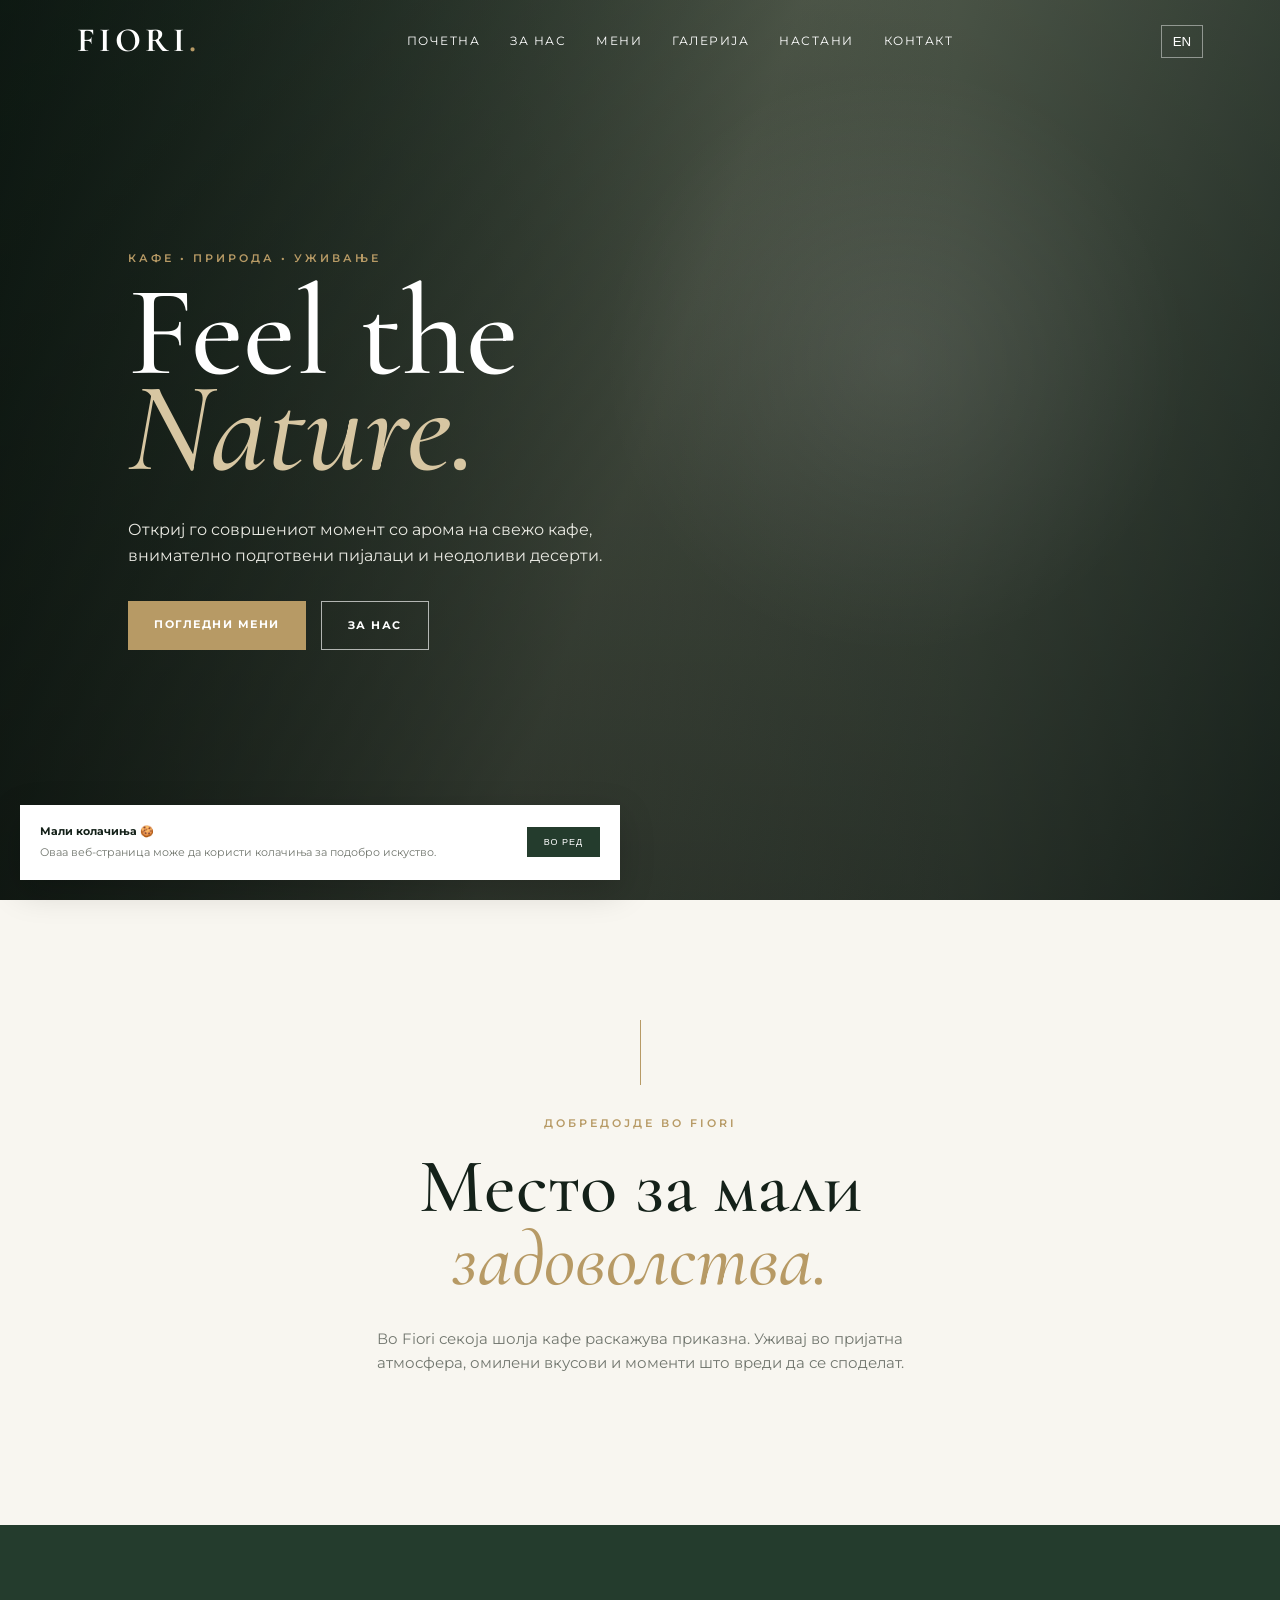
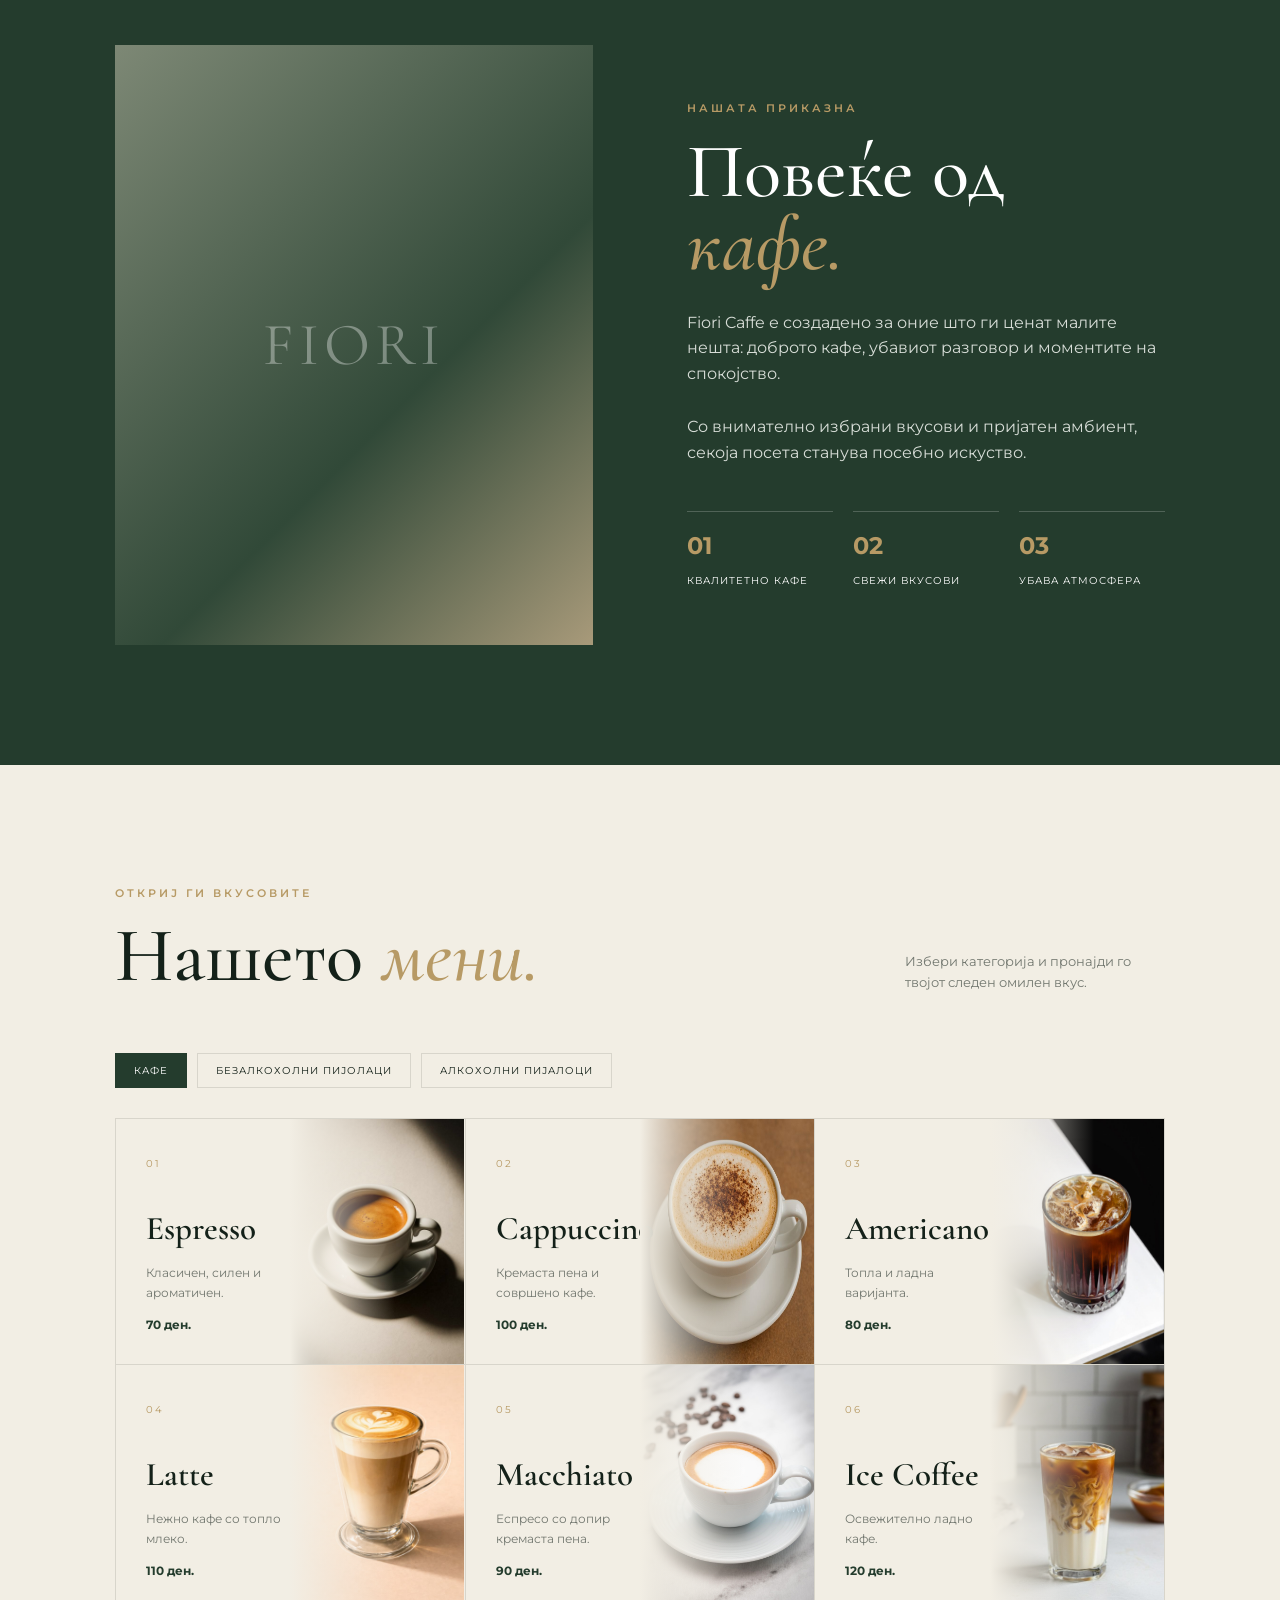
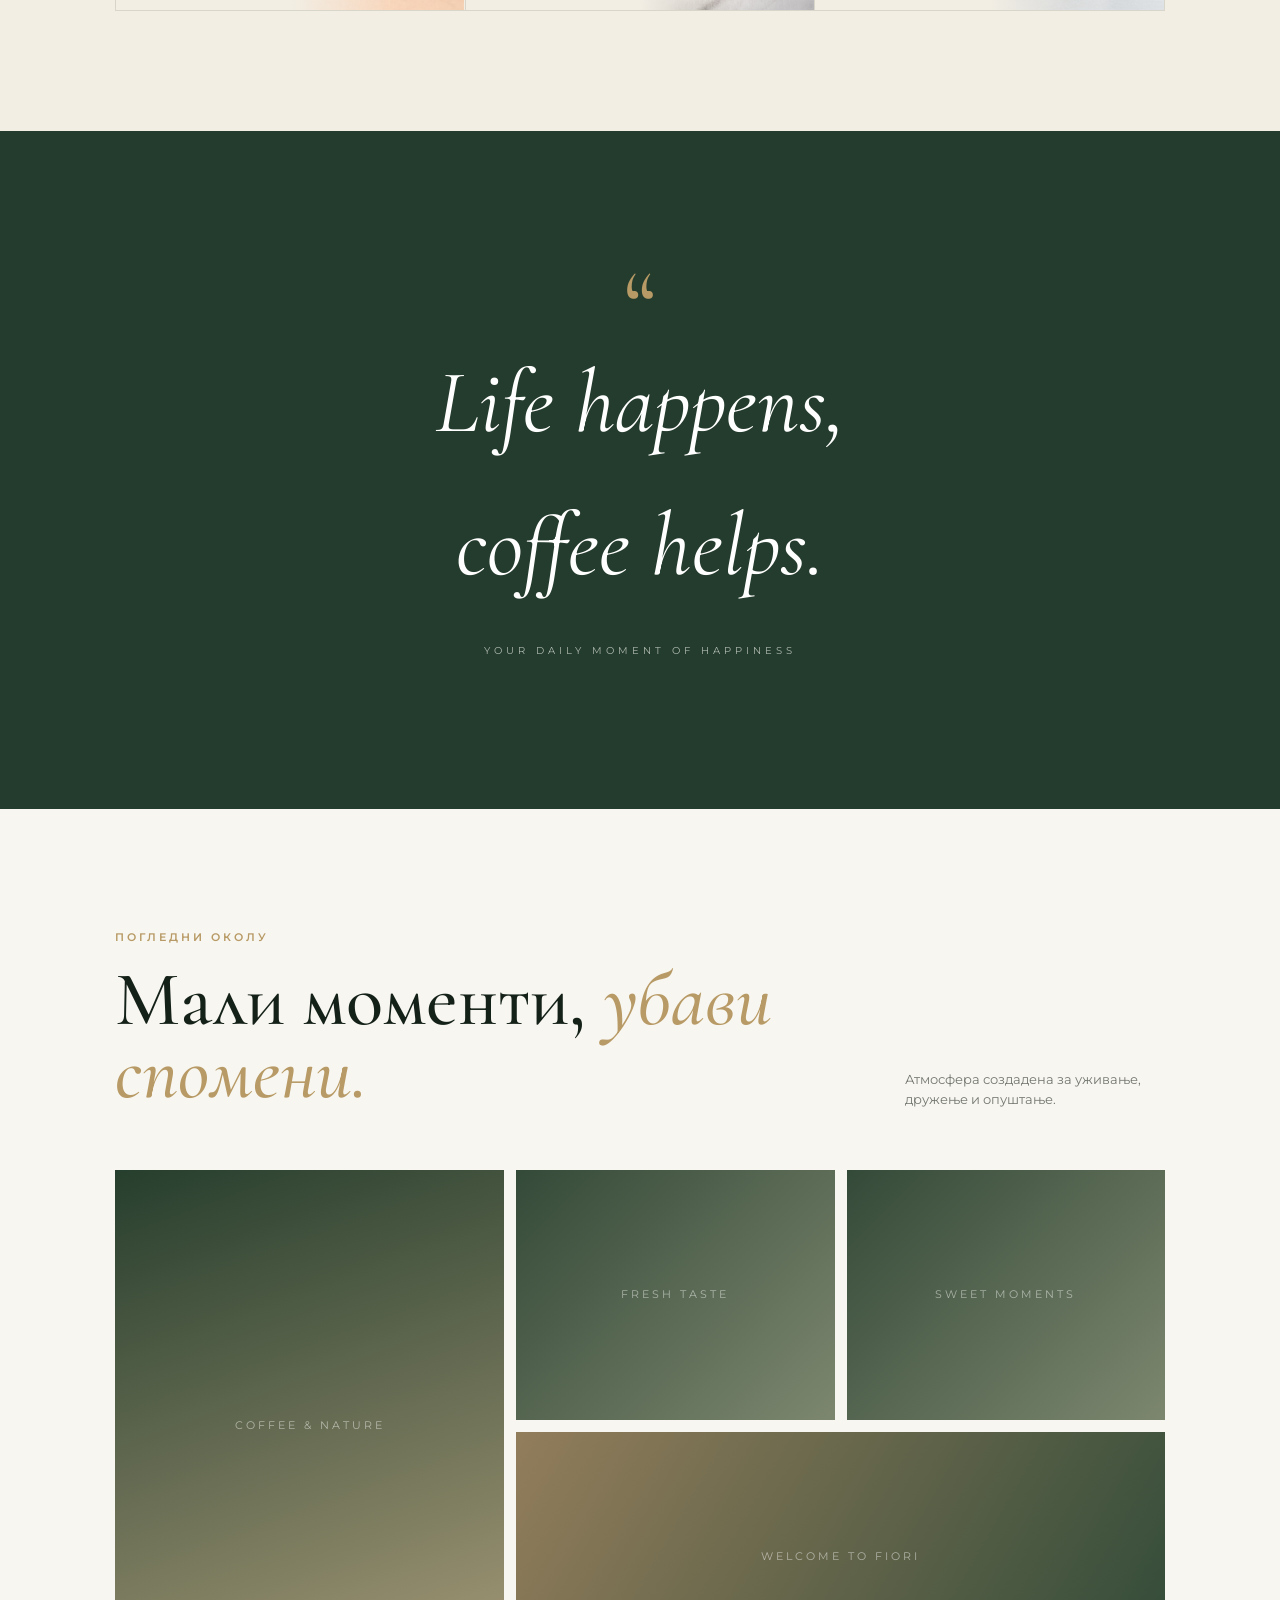
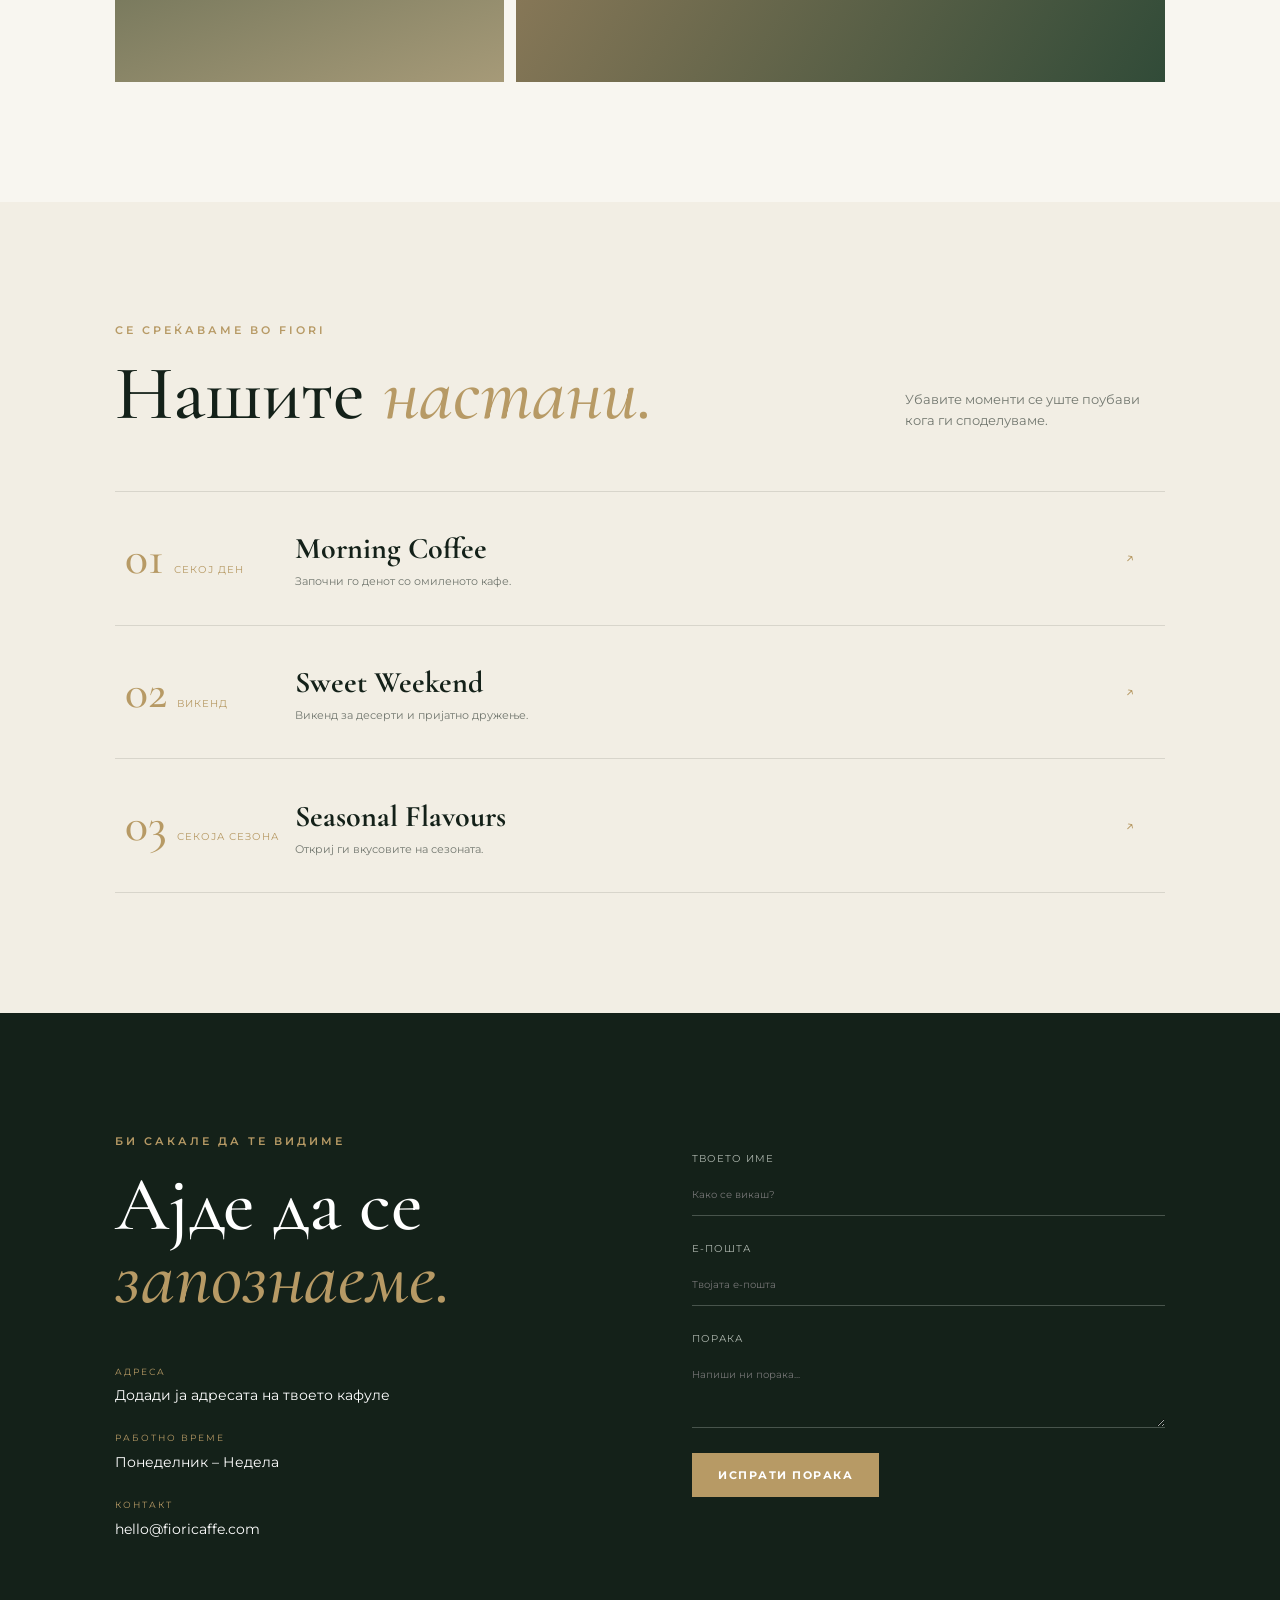
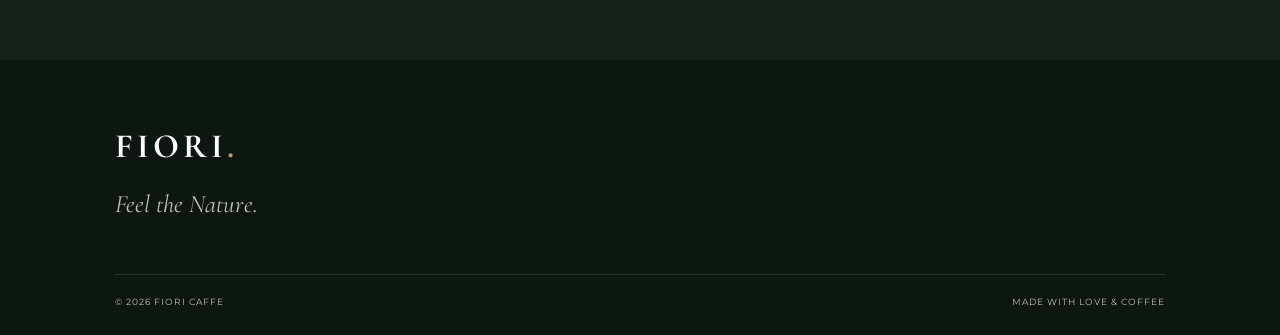
<file: index.html>
<!DOCTYPE html>
<html lang="mk">
<head>
    <meta charset="UTF-8">
    <meta name="viewport" content="width=device-width, initial-scale=1.0">

    <meta name="description" content="Fiori Caffe - Feel the Nature. Кафе, пијалаци и десерти.">

    <title>Fiori Caffe | Feel the Nature</title>

    <link rel="preconnect" href="https://fonts.googleapis.com">
    <link rel="preconnect" href="https://fonts.gstatic.com" crossorigin>

    <link href="https://fonts.googleapis.com/css2?family=Cormorant+Garamond:ital,wght@0,500;0,600;0,700;1,500&family=Montserrat:wght@400;500;600;700&display=swap" rel="stylesheet">

    <link rel="stylesheet" href="style.css">
</head>

<body>

<!-- HEADER -->
<header class="header" id="header">

    <a href="#home" class="logo">
        FIORI<span>.</span>
    </a>

    <nav class="nav" id="nav">
        <a href="#home">Почетна</a>
        <a href="#about">За нас</a>
        <a href="#menu">Мени</a>
        <a href="#gallery">Галерија</a>
        <a href="#events">Настани</a>
        <a href="#contact">Контакт</a>
    </nav>

    <div class="header-actions">
        <button class="lang-btn" id="langBtn">EN</button>
        <button class="menu-btn" id="menuBtn" aria-label="Отвори мени">☰</button>
    </div>

</header>


<!-- HERO -->
<section class="hero" id="home">

    <div class="hero-overlay"></div>

    <div class="hero-content">

        <p class="eyebrow">КАФЕ • ПРИРОДА • УЖИВАЊЕ</p>

        <h1>Feel the <em>Nature.</em></h1>

        <p class="hero-text">
            Откриј го совршениот момент со арома на свежо кафе,
            внимателно подготвени пијалаци и неодоливи десерти.
        </p>

        <div class="hero-buttons">
            <a href="#menu" class="btn btn-primary">ПОГЛЕДНИ МЕНИ</a>
            <a href="#about" class="btn btn-outline">ЗА НАС</a>
        </div>

    </div>

    <div class="scroll-note">
        ОТКРИЈ ГО FIORI <span>↓</span>
    </div>

</section>


<!-- INTRO -->
<section class="section intro">

    <div class="intro-line"></div>

    <p class="section-kicker">ДОБРЕДОЈДЕ ВО FIORI</p>

    <h2>Место за мали <span>задоволства.</span></h2>

    <p class="intro-copy">
        Во Fiori секоја шолја кафе раскажува приказна.
        Уживај во пријатна атмосфера, омилени вкусови
        и моменти што вреди да се споделат.
    </p>

</section>


<!-- ABOUT -->
<section class="section about" id="about">

    <div class="about-image">
        FIORI
    </div>

    <div class="about-content">

        <p class="section-kicker">НАШАТА ПРИКАЗНА</p>

        <h2>Повеќе од <em>кафе.</em></h2>

        <p>
            Fiori Caffe е создадено за оние што ги ценат
            малите нешта: доброто кафе, убавиот разговор
            и моментите на спокојство.
        </p>

        <p>
            Со внимателно избрани вкусови и пријатен амбиент,
            секоја посета станува посебно искуство.
        </p>

        <div class="features">

            <div>
                <strong>01</strong>
                <span>Квалитетно кафе</span>
            </div>

            <div>
                <strong>02</strong>
                <span>Свежи вкусови</span>
            </div>

            <div>
                <strong>03</strong>
                <span>Убава атмосфера</span>
            </div>

        </div>

    </div>

</section>


<!-- MENU -->
<section class="section menu-section" id="menu">

    <div class="section-heading">

        <div>
            <p class="section-kicker">ОТКРИЈ ГИ ВКУСОВИТЕ</p>
            <h2>Нашето <em>мени.</em></h2>
        </div>

        <p>
            Избери категорија и пронајди го
            твојот следен омилен вкус.
        </p>

    </div>


    <!-- CATEGORY BUTTONS -->
    <div class="filters">

        <button class="filter active" data-category="kafe">
            Кафе
        </button>

        <button class="filter" data-category="pijaloci">
            Безалкохолни Пијолаци
        </button>

        <button class="filter" data-category="deserti">
            Алкохолни Пијалоци
        </button>

    </div>


    <!-- MENU ITEMS -->
    <div class="menu-grid">

        <!-- COFFEE -->
        <div class="menu-card" data-category="kafe">
            <span class="menu-number">01</span>
            <h3>Espresso</h3>
            <p>Класичен, силен и ароматичен.</p>
            <span class="price">70 ден.</span>
        </div>

        <div class="menu-card" data-category="kafe">
            <span class="menu-number">02</span>
            <h3>Cappuccino</h3>
            <p>Кремаста пена и совршено кафе.</p>
            <span class="price">100 ден.</span>
        </div>

        <div class="menu-card" data-category="kafe">
            <span class="menu-number">03</span>
            <h3>Americano</h3>
            <p>Топла и ладна варијанта.</p>
            <span class="price">80 ден.</span>
        </div>

        <div class="menu-card" data-category="kafe">
            <span class="menu-number">04</span>
            <h3>Latte</h3>
            <p>Нежно кафе со топло млеко.</p>
            <span class="price">110 ден.</span>
        </div>

        <div class="menu-card" data-category="kafe">
            <span class="menu-number">05</span>
            <h3>Macchiato</h3>
            <p>Еспресо со допир кремаста пена.</p>
            <span class="price">90 ден.</span>
        </div>

        <div class="menu-card" data-category="kafe">
            <span class="menu-number">06</span>
            <h3>Ice Coffee</h3>
            <p>Освежително ладно кафе.</p>
            <span class="price">120 ден.</span>
        </div>


        <!-- DRINKS -->
        <div class="menu-card" data-category="pijaloci" hidden>
            <span class="menu-number">01</span>
            <h3>Lemonade</h3>
            <p>Освежување со природен лимон.</p>
            <span class="price">130 ден.</span>
        </div>

        <div class="menu-card" data-category="pijaloci" hidden>
            <span class="menu-number">02</span>
            <h3>Orange Juice</h3>
            <p>Свежо цеден сок од портокал.</p>
            <span class="price">150 ден.</span>
        </div>

        <div class="menu-card" data-category="pijaloci" hidden>
            <span class="menu-number">03</span>
            <h3>Ice Tea</h3>
            <p>Ладен чај за освежување.</p>
            <span class="price">130 ден.</span>
        </div>

        <div class="menu-card" data-category="pijaloci" hidden>
            <span class="menu-number">04</span>
            <h3>Jana Water</h3>
            <p>Освежителна минерална вода.</p>
            <span class="price">80 ден.</span>
        </div>

        <div class="menu-card" data-category="pijaloci" hidden>
            <span class="menu-number">05</span>
            <h3>Coca Cola</h3>
            <p>Класичниот вкус што го сакаат сите.</p>
            <span class="price">100 ден.</span>
        </div>

        <div class="menu-card" data-category="pijaloci" hidden>
            <span class="menu-number">06</span>
            <h3>Monin</h3>
            <p>Освежителна лимонада со избран вкус.</p>
            <span class="price">120 ден.</span>
        </div>


        <!-- DESSERTS -->
        <div class="menu-card" data-category="deserti" hidden>
            <span class="menu-number">01</span>
            <h3>Skopsko</h3>
            <p>Ладно домашно пиво.</p>
            <span class="price">120 ден.</span>
        </div>

        <div class="menu-card" data-category="deserti" hidden>
            <span class="menu-number">02</span>
            <h3>Heineken</h3>
            <p>Свежо и лесно светло пиво.</p>
            <span class="price">130 ден.</span>
        </div>

        <div class="menu-card" data-category="deserti" hidden>
            <span class="menu-number">03</span>
            <h3>Red Wine</h3>
            <p>Чаша вино со богат вкус.</p>
            <span class="price">150 ден.</span>
        </div>

        <div class="menu-card" data-category="deserti" hidden>
            <span class="menu-number">04</span>
            <h3>Aperol Spritz</h3>
            <p>Освежителен коктел со портокал.</p>
            <span class="price">250 ден.</span>
        </div>

        <div class="menu-card" data-category="deserti" hidden>
            <span class="menu-number">05</span>
            <h3>Mojito</h3>
            <p>Коктел со нане, лимета и мраз.</p>
            <span class="price">180 ден.</span>
        </div>

        <div class="menu-card" data-category="deserti" hidden>
            <span class="menu-number">06</span>
            <h3>Gin Tonic</h3>
            <p>Класичен и ладен коктел.</p>
            <span class="price">180 ден.</span>
        </div>

    </div>



</section>


<!-- QUOTE -->
<section class="quote-section">

    <div class="quote-mark">“</div>

    <blockquote>
        Life happens,<br>
        coffee helps.
    </blockquote>

    <p>YOUR DAILY MOMENT OF HAPPINESS</p>

</section>


<!-- GALLERY -->
<section class="section gallery" id="gallery">

    <div class="section-heading">

        <div>
            <p class="section-kicker">ПОГЛЕДНИ ОКОЛУ</p>
            <h2>Мали моменти, <em>убави спомени.</em></h2>
        </div>

        <p>
            Атмосфера создадена за уживање,
            дружење и опуштање.
        </p>

    </div>

    <div class="gallery-grid">

        <div class="gallery-item tall">COFFEE & NATURE</div>
        <div class="gallery-item">FRESH TASTE</div>
        <div class="gallery-item">SWEET MOMENTS</div>
        <div class="gallery-item wide">WELCOME TO FIORI</div>

    </div>

</section>


<!-- EVENTS -->
<section class="section events" id="events">

    <div class="section-heading">

        <div>
            <p class="section-kicker">СЕ СРЕЌАВАМЕ ВО FIORI</p>
            <h2>Нашите <em>настани.</em></h2>
        </div>

        <p>
            Убавите моменти се уште поубави
            кога ги споделуваме.
        </p>

    </div>

    <div class="event-list">

        <div class="event">
            <div class="event-date">
                <b>01</b>
                <span>СЕКОЈ ДЕН</span>
            </div>
            <div>
                <h3>Morning Coffee</h3>
                <p>Започни го денот со омиленото кафе.</p>
            </div>
            <span class="event-arrow">↗</span>
        </div>

        <div class="event">
            <div class="event-date">
                <b>02</b>
                <span>ВИКЕНД</span>
            </div>
            <div>
                <h3>Sweet Weekend</h3>
                <p>Викенд за десерти и пријатно дружење.</p>
            </div>
            <span class="event-arrow">↗</span>
        </div>

        <div class="event">
            <div class="event-date">
                <b>03</b>
                <span>СЕКОЈА СЕЗОНА</span>
            </div>
            <div>
                <h3>Seasonal Flavours</h3>
                <p>Откриј ги вкусовите на сезоната.</p>
            </div>
            <span class="event-arrow">↗</span>
        </div>

    </div>

</section>


<!-- CONTACT -->
<section class="section contact" id="contact">

    <div class="contact-content">

        <p class="section-kicker">БИ САКАЛЕ ДА ТЕ ВИДИМЕ</p>

        <h2>Ајде да се <em>запознаеме.</em></h2>

        <div class="contact-details">

            <p>
                <small>АДРЕСА</small>
                <span>Додади ја адресата на твоето кафуле</span>
            </p>

            <p>
                <small>РАБОТНО ВРЕМЕ</small>
                <span>Понеделник – Недела</span>
            </p>

            <p>
                <small>КОНТАКТ</small>
                <a href="mailto:hello@fioricaffe.com">
                    hello@fioricaffe.com
                </a>
            </p>

        </div>

    </div>

    <form class="contact-form" id="contactForm">

        <label>
            Твоето име
            <input type="text" name="name" placeholder="Како се викаш?" required>
        </label>

        <label>
            Е-пошта
            <input type="email" name="email" placeholder="Твојата е-пошта" required>
        </label>

        <label>
            Порака
            <textarea name="message" rows="3" placeholder="Напиши ни порака..." required></textarea>
        </label>

        <button type="submit" class="btn btn-primary">
            ИСПРАТИ ПОРАКА
        </button>

        <p class="form-message" id="formMessage"></p>

    </form>

</section>


<!-- FOOTER -->
<footer class="footer">

    <a href="#home" class="footer-logo">
        FIORI<span>.</span>
    </a>

    <p>Feel the Nature.</p>

    <div class="footer-bottom">
        <span>© 2026 Fiori Caffe</span>
        <span>Made with love & coffee</span>
    </div>

</footer>


<!-- COOKIE NOTICE -->
<div class="cookie" id="cookie">

    <div>
        <strong>Мали колачиња 🍪</strong>
        <p>Оваа веб-страница може да користи колачиња за подобро искуство.</p>
    </div>

    <button id="cookieBtn">ВО РЕД</button>

</div>


<!-- JAVASCRIPT -->
<script>

    // MENU CATEGORY FILTER

    const filterButtons = document.querySelectorAll(".filter");
    const menuCards = document.querySelectorAll(".menu-card");

    filterButtons.forEach(function(button) {

        button.addEventListener("click", function() {

            const category = button.dataset.category;

            filterButtons.forEach(function(btn) {
                btn.classList.remove("active");
            });

            button.classList.add("active");

            menuCards.forEach(function(card) {

                if (card.dataset.category === category) {
                    card.hidden = false;
                } else {
                    card.hidden = true;
                }

            });

        });

    });


    // HEADER SCROLL EFFECT

    const header = document.getElementById("header");

    window.addEventListener("scroll", function() {

        if (window.scrollY > 50) {
            header.classList.add("scrolled");
        } else {
            header.classList.remove("scrolled");
        }

    });


    // MOBILE NAVIGATION

    const menuBtn = document.getElementById("menuBtn");
    const nav = document.getElementById("nav");

    menuBtn.addEventListener("click", function() {
        nav.classList.toggle("open");
    });

    nav.querySelectorAll("a").forEach(function(link) {

        link.addEventListener("click", function() {
            nav.classList.remove("open");
        });

    });


    // COOKIE NOTICE

    const cookie = document.getElementById("cookie");
    const cookieBtn = document.getElementById("cookieBtn");

    cookieBtn.addEventListener("click", function() {
        cookie.style.display = "none";
    });


    // CONTACT FORM DEMO

    const contactForm = document.getElementById("contactForm");
    const formMessage = document.getElementById("formMessage");

    contactForm.addEventListener("submit", function(event) {

        event.preventDefault();

        formMessage.textContent =
            "Ви благодариме! Формуларот е демонстративен и пораката не е испратена.";

        contactForm.reset();

    });


    // EN BUTTON DEMO

    const langBtn = document.getElementById("langBtn");

    langBtn.addEventListener("click", function() {
        alert("Англиската верзија сè уште не е поставена.");
    });

</script>

</body>
</html>
</file>
<file: style.css>
* {
    margin: 0;
    padding: 0;
    box-sizing: border-box;
}

:root {
    --green: #243c2d;
    --dark: #142119;
    --cream: #f2eee4;
    --paper: #f8f6f0;
    --gold: #b79a65;
    --muted: #72776f;
    --line: #d8d5cb;
    --img: none;
}

html {
    scroll-behavior: smooth;
}

body {
    font-family: 'Montserrat', sans-serif;
    background: var(--paper);
    color: var(--dark);
    line-height: 1.6;
}

a {
    text-decoration: none;
    color: inherit;
}

/* HEADER */

.header {
    position: fixed;
    top: 0;
    left: 0;
    width: 100%;
    height: 82px;
    padding: 0 6%;
    display: flex;
    align-items: center;
    justify-content: space-between;
    z-index: 1000;
    color: #fff;
    transition: .3s;
}

.header.scrolled {
    background: rgba(20, 33, 25, .96);
    backdrop-filter: blur(10px);
    height: 70px;
}

.logo,
.footer-logo {
    font-family: 'Cormorant Garamond', serif;
    font-size: 34px;
    font-weight: 700;
    letter-spacing: 4px;
}

.logo span,
.footer-logo span {
    color: var(--gold);
}

.nav {
    display: flex;
    gap: 30px;
    font-size: 12px;
    text-transform: uppercase;
    letter-spacing: 1.5px;
}

.nav a {
    position: relative;
}

.nav a:after {
    content: '';
    position: absolute;
    left: 0;
    bottom: -7px;
    width: 0;
    height: 1px;
    background: var(--gold);
    transition: .3s;
}

.nav a:hover:after {
    width: 100%;
}

.header-actions {
    display: flex;
    align-items: center;
    gap: 15px;
}

.lang-btn,
.menu-btn {
    background: none;
    border: 1px solid rgba(255, 255, 255, .45);
    color: #fff;
    padding: 8px 11px;
    cursor: pointer;
}

.menu-btn {
    display: none;
    font-size: 20px;
}

/* HERO SECTION */

.hero {
    height: 100vh;
    min-height: 680px;
    position: relative;
    background: linear-gradient(110deg, #1c3025, #65705e 50%, #25342b);
    display: flex;
    align-items: center;
    padding: 0 10%;
    color: #fff;
    overflow: hidden;
}

.hero:before {
    content: '';
    position: absolute;
    inset: 0;
    background:
            radial-gradient(circle at 70% 40%, rgba(255, 255, 255, .13), transparent 28%),
            linear-gradient(90deg, rgba(10, 20, 14, .65), transparent 75%);
}

.hero-overlay {
    position: absolute;
    inset: 0;
    background: linear-gradient(180deg, rgba(0, 0, 0, .18), rgba(0, 0, 0, .38));
}

.hero-content {
    position: relative;
    z-index: 2;
    max-width: 750px;
}

.eyebrow,
.section-kicker {
    font-size: 11px;
    letter-spacing: 3px;
    text-transform: uppercase;
    color: var(--gold);
    font-weight: 600;
    margin-bottom: 18px;
}

.hero h1 {
    font-family: 'Cormorant Garamond', serif;
    font-size: clamp(75px, 10vw, 145px);
    line-height: .75;
    font-weight: 500;
    margin-bottom: 40px;
}

.hero h1 em {
    color: #d7c6a2;
    font-style: italic;
}

.hero-text {
    max-width: 480px;
    font-size: 16px;
    color: #e9e9e2;
    margin-bottom: 32px;
}

.hero-buttons {
    display: flex;
    gap: 15px;
}

.btn {
    display: inline-block;
    border: 0;
    padding: 15px 26px;
    font-family: inherit;
    font-size: 11px;
    font-weight: 700;
    letter-spacing: 1.5px;
    text-transform: uppercase;
    cursor: pointer;
    transition: .3s;
}

.btn-primary {
    background: var(--gold);
    color: #fff;
}

.btn-primary:hover {
    background: #947a4b;
    transform: translateY(-2px);
}

.btn-outline {
    border: 1px solid rgba(255, 255, 255, .65);
    color: #fff;
}

.btn-outline:hover {
    background: #fff;
    color: var(--dark);
}

.scroll-note {
    position: absolute;
    bottom: 30px;
    left: 10%;
    font-size: 9px;
    letter-spacing: 3px;
}

.scroll-note span {
    margin-left: 15px;
    font-size: 18px;
}

/* GENERAL SECTIONS */

.section {
    padding: 120px 9%;
}

.intro {
    text-align: center;
    max-width: 1000px;
    margin: auto;
}

.intro-line {
    width: 1px;
    height: 65px;
    background: var(--gold);
    margin: 0 auto 30px;
}

.intro h2,
.section-heading h2,
.about h2,
.contact h2 {
    font-family: 'Cormorant Garamond', serif;
    font-size: clamp(48px, 6vw, 78px);
    line-height: .95;
    font-weight: 500;
}

.intro h2 span,
.section-heading h2 em,
.about h2 em,
.contact h2 em {
    color: var(--gold);
    font-style: italic;
}

.intro-copy {
    max-width: 600px;
    margin: 30px auto;
    color: var(--muted);
    font-size: 15px;
}

/* ABOUT SECTION */

.about {
    background: var(--green);
    color: #fff;
    display: grid;
    grid-template-columns: 1fr 1fr;
    gap: 9%;
    align-items: center;
}

.about-image {
    height: 600px;
    background: linear-gradient(135deg, #7d8875, #314938 60%, #a89a7a);
    display: flex;
    align-items: center;
    justify-content: center;
    color: rgba(255, 255, 255, .35);
    font-family: 'Cormorant Garamond', serif;
    font-size: 60px;
    text-align: center;
    letter-spacing: 5px;
}

.about-content p:not(.section-kicker) {
    color: #d7ddd7;
    max-width: 540px;
    margin: 28px 0;
}

.features {
    display: grid;
    grid-template-columns: repeat(3, 1fr);
    gap: 20px;
    margin-top: 45px;
}

.features div {
    display: flex;
    flex-direction: column;
    gap: 8px;
    border-top: 1px solid rgba(255, 255, 255, .2);
    padding-top: 15px;
}

.features strong {
    font-size: 24px;
    color: var(--gold);
}

.features span {
    font-size: 10px;
    text-transform: uppercase;
    letter-spacing: 1px;
}

/* MENU SECTION */

.menu-section {
    background: var(--cream);
}

.section-heading {
    display: flex;
    justify-content: space-between;
    align-items: end;
    gap: 30px;
    margin-bottom: 60px;
}

.section-heading > p {
    max-width: 260px;
    color: var(--muted);
    font-size: 13px;
}

/* MENU CATEGORY FILTERS */

.filters {
    display: flex;
    flex-wrap: wrap;
    gap: 10px;
    margin-bottom: 30px;
}

.filter {
    background: transparent;
    border: 1px solid var(--line);
    padding: 10px 18px;
    color: var(--dark);
    font-family: inherit;
    font-size: 10px;
    text-transform: uppercase;
    letter-spacing: 1px;
    cursor: pointer;
    transition: .3s;
}

.filter.active,
.filter:hover {
    background: var(--green);
    color: #fff;
    border-color: var(--green);
}

/* MENU CARDS */

.menu-grid {
    display: grid;
    grid-template-columns: repeat(3, 1fr);
    gap: 1px;
    background: var(--line);
    border: 1px solid var(--line);
}

.menu-card {
    background: var(--cream);
    min-height: 245px;
    padding: 30px;
    position: relative;
    transition: .3s;
    animation: menuAppear .3s ease;
}

.menu-card[hidden] {
    display: none !important;
}

.menu-card:hover {
    background: #fff;
    transform: translateY(-4px);
    z-index: 2;
}

.menu-number {
    font-size: 10px;
    color: var(--gold);
    letter-spacing: 2px;
}

.menu-card h3 {
    font-family: 'Cormorant Garamond', serif;
    font-size: 33px;
    font-weight: 600;
    margin: 28px 0 8px;
}

.menu-card p {
    color: var(--muted);
    font-size: 12px;
    max-width: 150px;
}

.price {
    position: absolute;
    left: 30px;
    bottom: 30px;
    color: var(--green);
    font-weight: 700;
    font-size: 12px;
}

.menu-note {
    font-size: 10px;
    color: #8c8a82;
    margin-top: 15px;
}

@keyframes menuAppear {
    from {
        opacity: 0;
        transform: translateY(8px);
    }

    to {
        opacity: 1;
        transform: translateY(0);
    }
}

/* QUOTE SECTION */

.quote-section {
    padding: 150px 9%;
    text-align: center;
    background: var(--green);
    color: #fff;
}

.quote-mark {
    font-family: 'Cormorant Garamond', serif;
    font-size: 100px;
    line-height: .5;
    color: var(--gold);
}

blockquote {
    font-family: 'Cormorant Garamond', serif;
    font-size: clamp(50px, 7vw, 90px);
    font-style: italic;
}

.quote-section p {
    font-size: 10px;
    letter-spacing: 4px;
    color: #aeb9ae;
    margin-top: 25px;
}

/* GALLERY */

.gallery-grid {
    display: grid;
    grid-template-columns: 1.1fr .9fr .9fr;
    grid-auto-rows: 250px;
    gap: 12px;
}

.gallery-item {
    background: linear-gradient(135deg, #344a38, #7d876f);
    display: flex;
    align-items: center;
    justify-content: center;
    color: rgba(255, 255, 255, .5);
    font-size: 11px;
    letter-spacing: 3px;
    overflow: hidden;
    transition: .4s;
}

.gallery-item:hover {
    filter: brightness(1.15);
    transform: scale(1.01);
}

.gallery-item.tall {
    grid-row: span 2;
    background: linear-gradient(160deg, #263e2d, #a69a78);
}

.gallery-item.wide {
    grid-column: span 2;
    background: linear-gradient(120deg, #927d5b, #314b38);
}

/* EVENTS */

.events {
    background: var(--cream);
}

.event-list {
    border-top: 1px solid var(--line);
}

.event {
    display: grid;
    grid-template-columns: 170px 1fr 30px;
    align-items: center;
    padding: 28px 10px;
    border-bottom: 1px solid var(--line);
    transition: .3s;
}

.event:hover {
    background: #fff;
    padding-left: 20px;
}

.event-date {
    display: flex;
    gap: 10px;
    align-items: baseline;
    color: var(--gold);
}

.event-date b {
    font-family: 'Cormorant Garamond', serif;
    font-size: 48px;
    font-weight: 500;
}

.event-date span {
    font-size: 10px;
    letter-spacing: 1px;
}

.event h3 {
    font-family: 'Cormorant Garamond', serif;
    font-size: 30px;
}

.event p {
    font-size: 11px;
    color: var(--muted);
}

.event-arrow {
    color: var(--gold);
}

/* CONTACT SECTION */

.contact {
    background: var(--dark);
    color: #fff;
    display: grid;
    grid-template-columns: 1fr 1fr;
    gap: 10%;
}

.contact-details {
    margin-top: 50px;
    display: grid;
    gap: 25px;
}

.contact-details p {
    font-size: 14px;
}

.contact-details small {
    display: block;
    color: var(--gold);
    font-size: 9px;
    letter-spacing: 2px;
    margin-bottom: 5px;
}

.contact-details a:hover {
    color: var(--gold);
}

.contact-form {
    display: grid;
    gap: 25px;
    align-content: center;
}

.contact-form label {
    font-size: 10px;
    letter-spacing: 1px;
    text-transform: uppercase;
    color: #aeb7af;
}

.contact-form input,
.contact-form textarea {
    display: block;
    width: 100%;
    margin-top: 8px;
    background: transparent;
    border: 0;
    border-bottom: 1px solid #48544c;
    padding: 12px 0;
    color: #fff;
    font: inherit;
    outline: none;
}

.contact-form input:focus,
.contact-form textarea:focus {
    border-color: var(--gold);
}

.contact-form .btn {
    justify-self: start;
}

.form-message {
    font-size: 11px;
    color: var(--gold);
}

/* FOOTER */

.footer {
    background: #0d1711;
    color: #b9c0ba;
    padding: 60px 9% 25px;
}

.footer-logo {
    color: #fff;
}

.footer > p {
    font-family: 'Cormorant Garamond', serif;
    font-style: italic;
    font-size: 25px;
    margin: 10px 0 50px;
}

.footer-bottom {
    border-top: 1px solid #29332d;
    padding-top: 20px;
    display: flex;
    justify-content: space-between;
    font-size: 9px;
    letter-spacing: 1px;
    text-transform: uppercase;
}

/* COOKIE NOTICE */

.cookie {
    position: fixed;
    bottom: 20px;
    left: 20px;
    right: 20px;
    max-width: 600px;
    background: #fff;
    color: var(--dark);
    box-shadow: 0 10px 35px rgba(0, 0, 0, .18);
    padding: 18px 20px;
    display: flex;
    align-items: center;
    justify-content: space-between;
    gap: 20px;
    z-index: 2000;
    font-size: 11px;
}

.cookie strong {
    display: block;
    margin-bottom: 4px;
}

.cookie p {
    color: var(--muted);
}

.cookie button {
    border: 0;
    background: var(--green);
    color: #fff;
    padding: 10px 17px;
    text-transform: uppercase;
    font-size: 9px;
    letter-spacing: 1px;
    cursor: pointer;
    white-space: nowrap;
}

/* TABLET RESPONSIVE DESIGN */

@media (max-width: 850px) {
    .nav {
        position: absolute;
        top: 70px;
        left: 0;
        width: 100%;
        background: var(--dark);
        display: none;
        flex-direction: column;
        padding: 25px 8%;
        gap: 20px;
    }

    .nav.open {
        display: flex;
    }

    .menu-btn {
        display: block;
    }

    .header-actions {
        margin-left: auto;
        margin-right: 10px;
    }

    .hero {
        padding: 0 8%;
    }

    .hero h1 {
        font-size: 80px;
    }

    .section {
        padding: 85px 7%;
    }

    .about,
    .contact {
        grid-template-columns: 1fr;
    }

    .about-image {
        height: 400px;
    }

    .menu-grid {
        grid-template-columns: repeat(2, 1fr);
    }

    .gallery-grid {
        grid-template-columns: 1fr 1fr;
    }

    .gallery-item.tall {
        grid-row: span 1;
    }

    .gallery-item.wide {
        grid-column: span 2;
    }

    .section-heading {
        align-items: start;
        flex-direction: column;
    }

    .contact-form {
        margin-top: 30px;
    }
}

/* MOBILE RESPONSIVE DESIGN */

@media (max-width: 550px) {
    .nav {
        font-size: 11px;
    }

    .hero h1 {
        font-size: 65px;
    }

    .hero-text {
        font-size: 14px;
    }

    .hero-buttons {
        flex-direction: column;
        align-items: flex-start;
    }

    .menu-grid {
        grid-template-columns: 1fr;
    }

    .gallery-grid {
        display: grid;
        grid-template-columns: 1fr;
        grid-auto-rows: 220px;
    }

    .gallery-item.wide {
        grid-column: span 1;
    }

    .features {
        grid-template-columns: 1fr;
    }

    .event {
        grid-template-columns: 90px 1fr 15px;
    }

    .event-date {
        display: block;
    }

    .event-date b {
        display: block;
        font-size: 38px;
    }

    .event h3 {
        font-size: 24px;
    }

    .footer-bottom {
        display: block;
        line-height: 2.2;
    }

    .cookie {
        left: 10px;
        right: 10px;
        bottom: 10px;
    }

    .filters {
        gap: 8px;
    }

    .filter {
        padding: 10px 14px;
    }
}
#menu > div.menu-grid > div:nth-child(1) {
    background-image: url("sliki1/img_1.png");
    background-size: 50% 100%;
    background-position: right center;
    background-repeat: no-repeat;
}
#menu > div.menu-grid > div:nth-child(2) {
    background-image: url("sliki1/img.png");
    background-size: 50% 100%;
    background-position: right center;
    background-repeat: no-repeat;
}
#menu > div.menu-grid > div:nth-child(3) {
    background-image: url("sliki1/img_2.png");
    background-size: 50% 100%;
    background-position: right center;
    background-repeat: no-repeat;
}
#menu > div.menu-grid > div:nth-child(4) {
    background-image: url("sliki1/img_3.png");
    background-size: 50% 100%;
    background-position: right center;
    background-repeat: no-repeat;
}
#menu > div.menu-grid > div:nth-child(5) {
    background-image: url("sliki1/img_4.png");
    background-size: 50% 100%;
    background-position: right center;
    background-repeat: no-repeat;
}
#menu > div.menu-grid > div:nth-child(6) {
    background-image: url("sliki1/img_5.png");
    background-size: 50% 100%;
    background-position: right center;
    background-repeat: no-repeat;
}
#menu > div.menu-grid > div:nth-child(7) {
    background-image: url("sliki1/img_6.png");
    background-size: 50% 100%;
    background-position: right center;
    background-repeat: no-repeat;
}
#menu > div.menu-grid > div:nth-child(8) {
    background-image: url("sliki1/img_7.png");
    background-size: 50% 100%;
    background-position: right center;
    background-repeat: no-repeat;
}
#menu > div.menu-grid > div:nth-child(9) {
    background-image: url("sliki1/img_8.png");
    background-size: 50% 100%;
    background-position: right center;
    background-repeat: no-repeat;
}
#menu > div.menu-grid > div:nth-child(10) {
    background-image: url("sliki1/img_9.png");
    background-size: 50% 100%;
    background-position: right center;
    background-repeat: no-repeat;
}
#menu > div.menu-grid > div:nth-child(11) {
    background-image: url("sliki1/img_11.png");
    background-size: 50% 100%;
    background-position: right center;
    background-repeat: no-repeat;
}
#menu > div.menu-grid > div:nth-child(12) {
    background-image: url("sliki1/img_10.png");
    background-size: 50% 100%;
    background-position: right center;
    background-repeat: no-repeat;
}
.menu-card {
    --card-bg: var(--cream);
}

.menu-card:hover {
    --card-bg: #fff;
}

.menu-card::after {
    content: "";
    position: absolute;
    top: 0;
    bottom: 0;
    left: 50%;              /* каде почнува сликата */
    width: 30%;             /* колку долго трае стопувањето */
    background: linear-gradient(to right, var(--card-bg), transparent);
    pointer-events: none;
}
#menu > div.menu-grid > div:nth-child(13) {
    background-image: url("sliki1/img_12.png");
    background-size: 50% 100%;
    background-position: right center;
    background-repeat: no-repeat;
}
#menu > div.menu-grid > div:nth-child(14) {
    background-image: url("sliki1/img_13.png");
    background-size: 50% 100%;
    background-position: right center;
    background-repeat: no-repeat;
}
#menu > div.menu-grid > div:nth-child(15) {
    background-image: url("sliki1/img_14.png");
    background-size: 50% 100%;
    background-position: right center;
    background-repeat: no-repeat;
}
#menu > div.menu-grid > div:nth-child(16) {
    background-image: url("sliki1/img_15.png");
    background-size: 50% 100%;
    background-position: right center;
    background-repeat: no-repeat;
}
#menu > div.menu-grid > div:nth-child(17) {
    background-image: url("sliki1/img_16.png");
    background-size: 50% 100%;
    background-position: right center;
    background-repeat: no-repeat;
}
#menu > div.menu-grid > div:nth-child(18) {
    background-image: url("sliki1/img_17.png");
    background-size: 50% 100%;
    background-position: right center;
    background-repeat: no-repeat;
}
</file>
